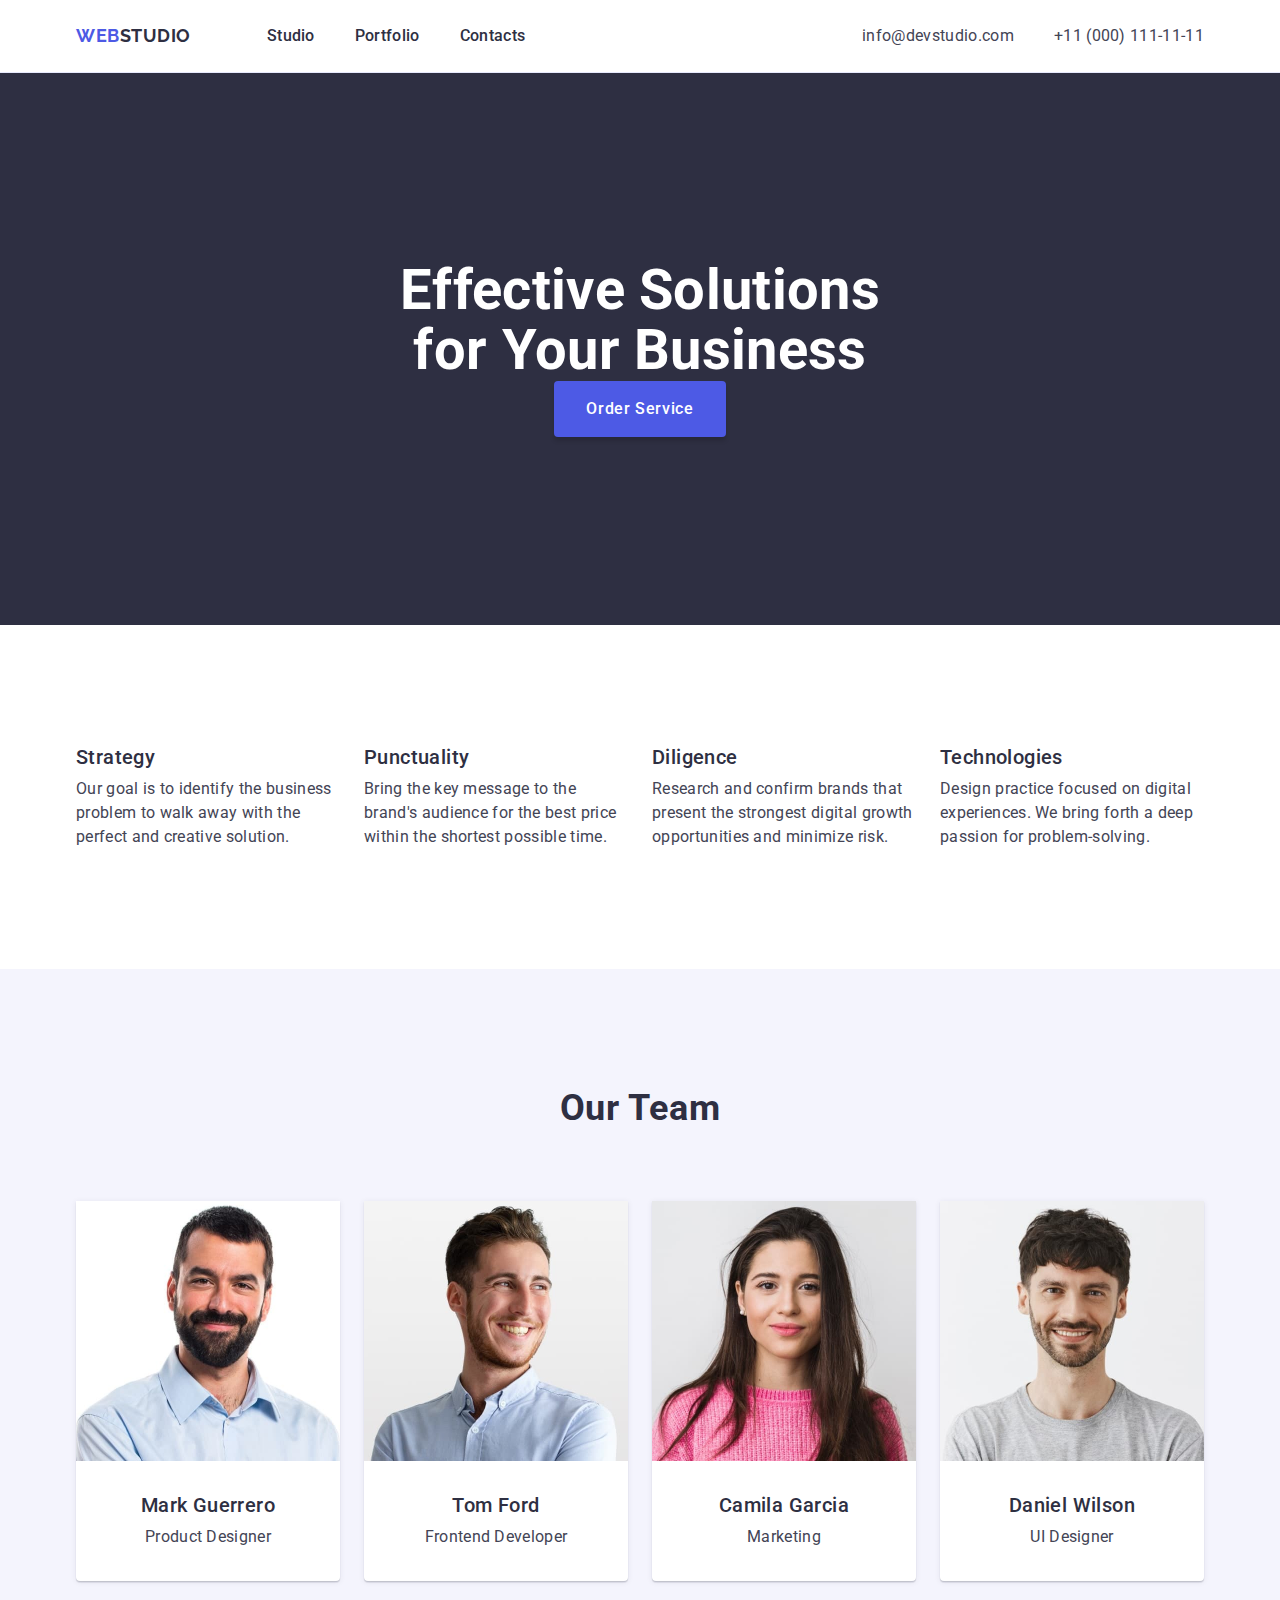
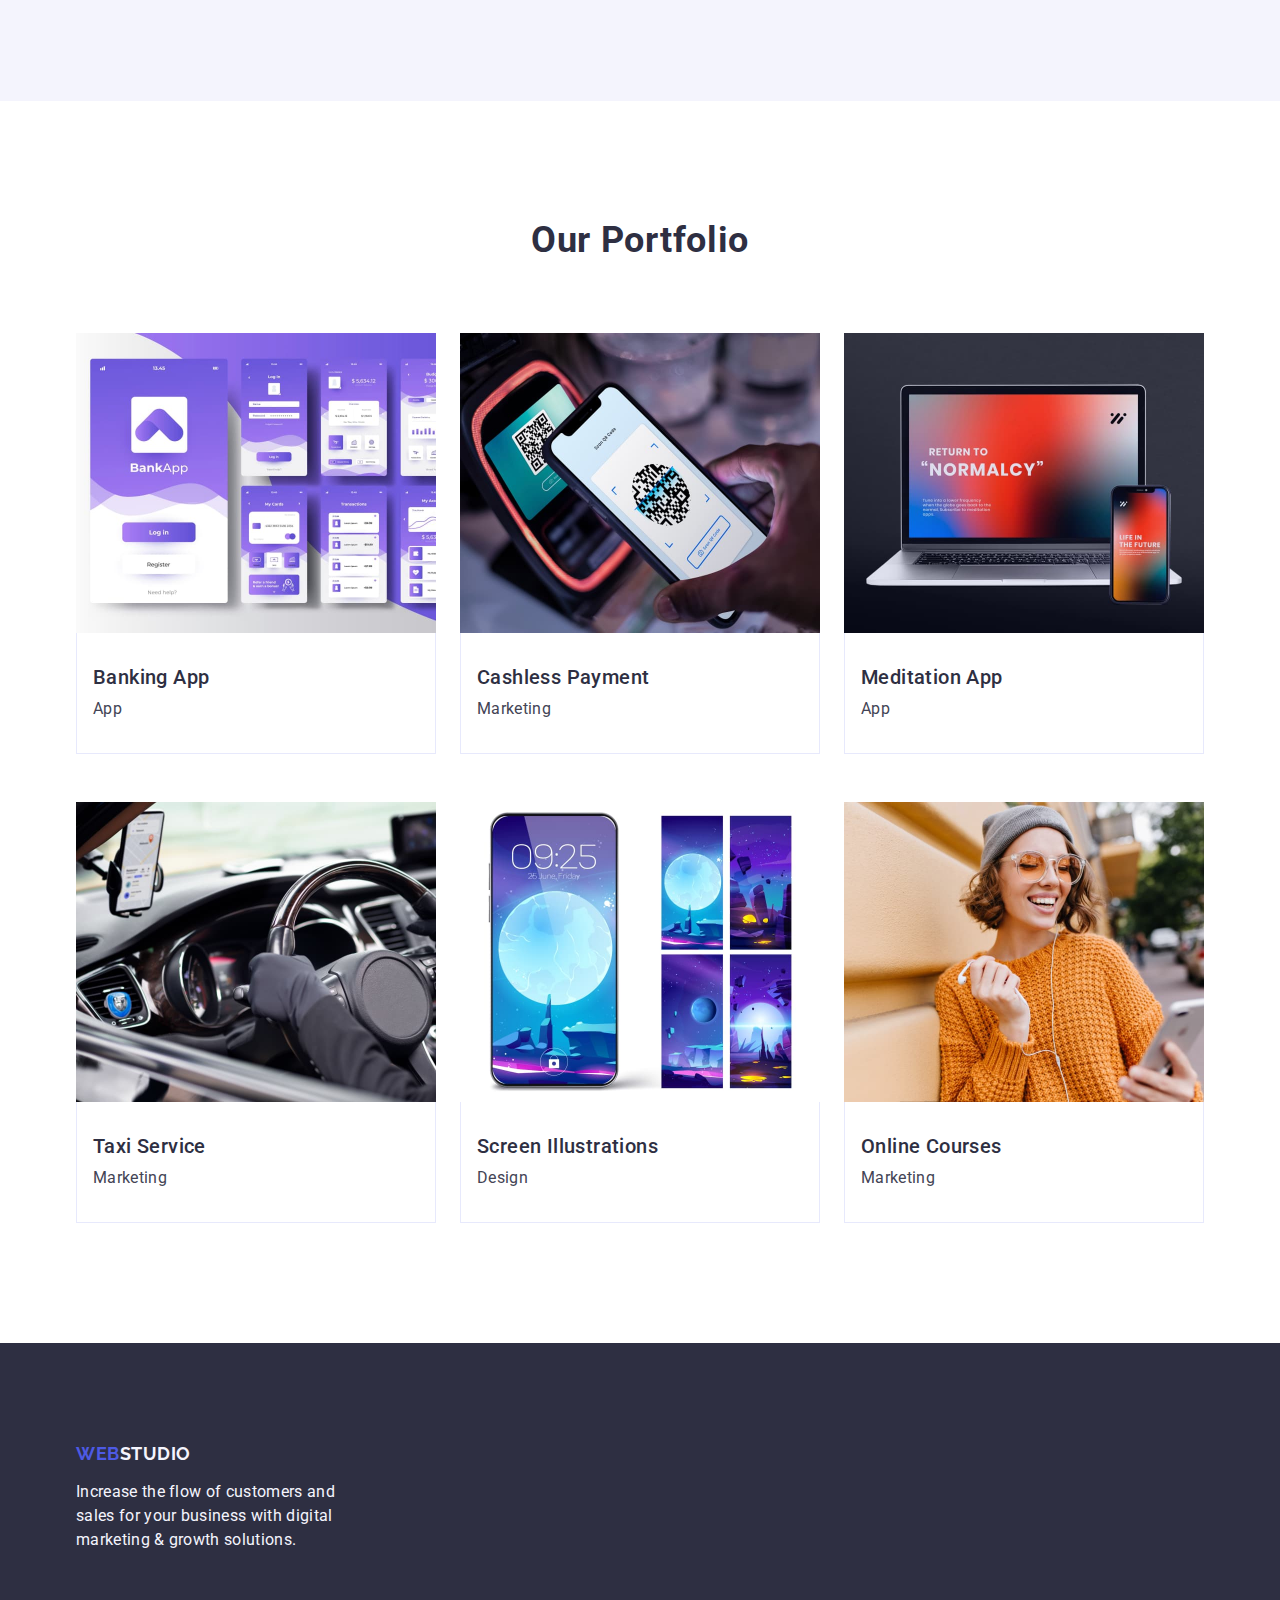
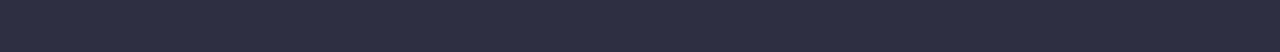
<file: index.html>
<!DOCTYPE HTML>
<html lang="en">

<head>	
	<meta charset="utf-8">
	<meta name="viewport" content="width=device-width, initial-scale=1.0">


	
	<link rel="preconnect" href="https://fonts.googleapis.com">
	<link rel="preconnect" href="https://fonts.gstatic.com" crossorigin>
	<link href="https://fonts.googleapis.com/css2?family=Raleway:wght@700&family=Roboto:wght@400;500;700;900&display=swap" rel="stylesheet">

	<link rel="stylesheet" href="https://cdnjs.cloudflare.com/ajax/libs/modern-normalize/2.0.0/modern-normalize.min.css" integrity="sha512-4xo8blKMVCiXpTaLzQSLSw3KFOVPWhm/TRtuPVc4WG6kUgjH6J03IBuG7JZPkcWMxJ5huwaBpOpnwYElP/m6wg==" crossorigin="anonymous" referrerpolicy="no-referrer" />
	<link rel="stylesheet" href="./css/styles.css">

	<title>Main page</title>
</head>

<body>

	<header class="header" id="header"><div class="container">
		<nav class="nav-menu">
			<a class="logo link" href="./index.html">WEB<span class="span">Studio</span></a>
			<ul class="list">
				<li><a class="link" href="./index.html">Studio</a></li>
				<li><a class="link" href="">Portfolio</a></li>
				<li><a class="link" href="">Contacts</a></li>
			</ul>
		</nav>
		<address class="address">
			<ul class="list">
				<li><a class="link" href="mailto:info@devstudio.com">info@devstudio.com</a></li>
				<li><a class="link" href="tel:+11(000)111-11-11">+11 (000) 111-11-11</a></li>
			</ul>
		</address>
	</div></header>

	<main class="main">
		<section class="section hero-image" id="heroImage"><div class="container">
			<h1 class="useless-class-for-stupid-auto-check">Effective Solutions for Your Business</h1>
			<button type="button" class="button">Order Service</button> 
		</div></section>
		<section class="section features" id="features"><div class="container">
			<h2 class="visually-hidden">Features</h2>
			<ul class="list">
				<li class="feature-item">
					<h3 class="main-feature-header">Strategy</h3>
					<p class="main-feature-text">Our goal is to identify the business problem to walk away with the perfect and creative solution.</p>
				</li>
				<li class="feature-item">
					<h3 class="main-feature-header">Punctuality</h3>
					<p class="main-feature-text">Bring the key message to the brand's audience for the best price within the shortest possible time.</p>
				</li>
				<li class="feature-item">
					<h3 class="main-feature-header">Diligence</h3>
					<p class="main-feature-text">Research and confirm brands that present the strongest digital growth opportunities and minimize risk.</p>
				</li>
				<li class="feature-item">
					<h3 class="main-feature-header">Technologies</h3>
					<p class="main-feature-text">Design practice focused on digital experiences. We bring forth a deep passion for problem-solving.</p>
				</li>
			</ul>
		</div></section>
		<!-- <section class="portfolio">
			<h2 class="header-h2" id="portfolio">What are we doing</h2>
			<ul class="list">
				<li class="list-item"><img src="./images/img1.jpg" alt="Website on PC" width="360"></li>
				<li class="list-item"><img src="./images/img2.jpg" alt="Dialogue in messenger" width="360"></li>
				<li class="list-item"><img src="./images/img3.jpg" alt="Website on smartphone and PC" width="360"></li>
			</ul>
		</section> -->
		<section class="section our-team"><div class="container">
			<h2 class="useless-class" id="contacts">Our Team</h2>
			<ul class="list">
				<li class="team-card">
					<img class="team-card-photo" src="./images/mark_guerrero.jpg" alt="Photo Mark Guerrero" width="264">
					<div class="team-card-description">
						<h3 class="team-card-name">Mark Guerrero</h3>
						<p class="team-card-role">Product Designer</p>
					</div>			
				</li>

				<li class="team-card">
					<img class="team-card-photo" src="./images/tom_ford.jpg" alt="Photo Tom Ford" width="264">
					<div class="team-card-description">
						<h3 class="team-card-name">Tom Ford</h3>
						<p class="team-card-role">Frontend Developer</p>
					</div>
				</li>

				<li class="team-card">
					<img class="team-card-photo" src="./images/camila_garcia.jpg" alt="Photo Camila Garcia" width="264">
					<div class="team-card-description">
						<h3 class="team-card-name">Camila Garcia</h3>
						<p class="team-card-role">Marketing</p>
					</div>
				</li>

				<li class="team-card">
					<img class="team-card-photo" src="./images/daniel_wilson.jpg" alt="Photo Daniel Wilson" width="264">
					<div class="team-card-description">
						<h3 class="team-card-name">Daniel Wilson</h3>
						<p class="team-card-role">UI Designer</p>
					</div>
				</li>
			</ul>
		</div></section>

		<section class="section portfolio"><div class="container">
			<h2 class="useless-class" id="portfolio">Our Portfolio</h2>
			<ul class="project-list">
				<li class="project-card">
					<img class="project-card-image" src="./images/banking_app_interface_concept.jpg" alt="Banking App Interface Concept" width="360">
					<div class="project-card-description">
						<h3 class="project-card-name">Banking App</h3>
						<p class="project-card-type">App</p>
					</div>
				</li>
				<li class="project-card">
					<img class="project-card-image" src="./images/cashless_payment.jpg" alt="Cashless Payment" width="360">
					<div class="project-card-description">
						<h3 class="project-card-name">Cashless Payment</h3>
						<p class="project-card-type">Marketing</p>
					</div>
				</li>
				<li class="project-card">
					<img class="project-card-image" src="./images/meditaion_app.jpg" alt="Meditaion App" width="360">
					<div class="project-card-description">
						<h3 class="project-card-name">Meditation App</h3>
						<p class="project-card-type">App</p>
					</div>
				</li>
				<li class="project-card">
					<img class="project-card-image" src="./images/taxi_service.jpg" alt="Taxi Service" width="360">
					<div class="project-card-description">
						<h3 class="project-card-name">Taxi Service</h3>
						<p class="project-card-type">Marketing</p>
					</div>
				</li>
				<li class="project-card">
					<img class="project-card-image" src="./images/screen_illustrations.jpg" alt="Screen Illustrations" width="360">
					<div class="project-card-description">
						<h3 class="project-card-name">Screen Illustrations</h3>
						<p class="project-card-type">Design</p>
					</div>
				</li>
				<li class="project-card">
					<img class="project-card-image" src="./images/online_courses.jpg" alt="Online Courses" width="360">
					<div class="project-card-description">
						<h3 class="project-card-name">Online Courses</h3>
						<p class="project-card-type">Marketing</p>
					</div>
				</li>
			</ul>
		</div></section>
	</main>

	<footer class="footer" id="footer"><div class="container">
		<a class="logo link" href="./index.html">WEB<span class="span">Studio</span></a>
		<p class="useless-class">Increase the flow of customers and sales for your business with digital marketing & growth solutions.</p>
		<p class="version">v5.12</p>
	</div></footer>

</body>
</html>
</file>
<file: css/styles.css>
*,
*::before,
*::after {
  box-sizing: border-box;
}

:root {
	/*HEX color to variables*/
	--colorNavyBlue: #2E2F42;
	--colorSlate: #434455;
	--colorIris: #4D5AE5;
	--colorOcean: #404BBF;
	--colorGreen: #31D0AA;
	--colorLightSlate: #8E8F99;
	--colorCornflower: #E7E9FC;
	--colorCloud: #F4F4FD;
	--colorNavyBlueModal: #2E2F4265; /* #2E2F42 40% */
	--colorGrey: #2E2F42b2; /* #2E2F42 70% */

	/*color definition*/
	--headersColor: var(--colorNavyBlue);
	--textColor: var(--colorSlate);
	--backgroundColorHeader: var(--colorCornflower);
	--backgroundColorDark: var(--colorNavyBlue);
	--backgroundColorLight: var(--colorCloud);
	--backgroundColorWhite: #fff;
	--buttonColor: var(--colorIris);
	--logoColor: var(--colorIris);
	--pressedStateColor: var(--colorOcean);
	--heroTextColor: #fff;
	--footerLinkColor: var(--colorCloud);
	--footerTextColor: var(--colorCloud);
}

h1, h2, h3, h4, h5, h6, p {
	margin-top: 0;
	margin-bottom: 0;
}
ul, ol {
	margin-top: 0;
	margin-bottom: 0;
	padding-left: 0;
	list-style: none;
}
img {
	display: block;
	max-width: 100%;
}

body {
	margin: 0;
	font-family: 'Roboto', sans-serif;
	color: var(--colorSlate);
	background-color: var(--backgroundColorWhite);
	/*max-width: 1440px;*/
}

.container { 
	max-width: 1158px;
	margin-left: auto;
	margin-right: auto;
	padding: 0 15px;
}

.visually-hidden {
	position: absolute;
	clip-path: inset(100%);
	clip: rect(0 0 0 0);
	width: 1px;
	height: 1px;
	margin: -1px;
	border: 0;
	padding: 0;
	white-space: nowrap;
	overflow: hidden;
}

.list {list-style: none}

.section {
	padding: 120px 0;
}

.header {
	border-bottom: 1px solid var(--colorCornflower);
	background-color: var(--backgroundColorWhite);
}

.header .container {
	display: flex;
	justify-content: space-between;
	align-items: center;
}

.header nav {
	display: flex;
	align-items: center;
}

.header address,
.header ul {
	display: flex;
	gap: 40px;
}

.header .link {
	text-decoration: none;
	color: var(--headersColor);
	font-size: 16px;
	line-height: 1.5;
	font-weight: 500;
	letter-spacing: 0.02em;
	display: block;
}

.header .list .link {padding: 24px 0;}

.header address .link {
	color: var(--textColor);
	font-weight: 400;
}

.footer {
	color: var(--footerTextColor);
	background-color: var(--backgroundColorDark);
	padding: 100px 0;
}

.footer .logo {
	display: inline-block;
	margin-bottom: 16px;
}

.logo.link {
	font-family: 'Raleway', sans-serif;
	font-weight: 700;
	font-size: 18px;
	line-height: 1.17; /* identical to box height, or 133% */
	letter-spacing: 0.03em;
	text-decoration: none;
	text-transform: uppercase;
	color: var(--logoColor);
	margin-right: 76px;
}

.header span {
	color: var(--headersColor);
}
.footer span {
	color: var(--footerLinkColor);
}

.address {
	font-style: normal;
}

.main {

}

.hero-image .container {
	display: flex;
	flex-direction: column;
	align-items: center;
}

.button {
	font-family: 'Roboto', sans-serif;
	font-style: normal;
	font-weight: 500;
	font-size: 16px;
	line-height: 1.5; /* identical to box height, or 150% */

	text-align: center;
	letter-spacing: 0.04em;
	cursor: pointer;
}

.hero-image {
	color: var(--heroTextColor);
	background-color: var(--backgroundColorDark);
	/*line-height: 1.07;*/
	text-align: center;
	letter-spacing: 0.02em;
	padding: 188px 0;
}
.hero-image h1 {
	font-size: 56px;
	line-height: 1.07;
	max-width: 496px;
}
.hero-image .button {
	color: var(--heroTextColor);
	background-color: var(--buttonColor);
	font-family: 'Roboto', sans-serif;
	font-weight: 500;
	font-size: 16px;
	line-height: 1.5;
	padding: 16px 32px;
	min-width: 169px;
	height: 56px;
	border: none;
	box-shadow: 0px 4px 4px rgba(0, 0, 0, 0.15);
	border-radius: 4px;
	letter-spacing: 0.04em;	
	text-transform: capitalize
}

.features .list {
	display: flex;
	justify-content: space-between;
	gap: 24px;
}

.feature-item {
	flex-basis: calc((100% - 72px) / 4);
}

.features h3,
.our-team h3,
.project-list h3 {
	color: var(--headersColor);
	font-weight: 500;
	font-size: 20px;
	line-height: 1.2;
	letter-spacing: 0.02em;
	margin-bottom: 8px;
}
.features p,
.our-team p,
.project-list p,
.footer p {
	font-size: 16px;
	line-height: 1.5;
	letter-spacing: 0.02em;
}
.footer p {max-width: 264px;}

.portfolio {
	background-color: var(--backgroundColorWhite);
	gap: 24px;
}


.portfolio h2,
.our-team h2 {
	color: var(--headersColor);
	font-size: 36px;
	line-height: 1.11;
	text-transform: capitalize;
	text-align: center;
	letter-spacing: 0.02em;
	font-weight: 700;
	margin-bottom: 72px;
}

.our-team {
	background-color: var(--backgroundColorLight);
	text-align: center;
}

.our-team .list {
	display: flex;
	justify-content: space-between;
	gap: 24px;
}

.our-team .team-card {
	background-color: var(--backgroundColorWhite);
	flex-basis: calc((100% - 72px) / 4));
	box-shadow: 0px 1px 6px rgba(46, 47, 66, 0.08), 0px 1px 1px rgba(46, 47, 66, 0.16), 0px 2px 1px rgba(46, 47, 66, 0.08);
	border-radius: 0px 0px 4px 4px;
}

.team-card-description {
	padding: 32px 0;

}

.team-card-name {
	font-weight: 500;
	font-size: 20px;
	line-height: 1.2;
	letter-spacing: 0.02em;
	color: var(--headersColor);
	text-align: center;
	margin-bottom: 8px;
}

.team-card-role {
	font-size: 16px;
	line-height: 1.5;
	letter-spacing: 0.02em;
	color: var(--textColor);
	text-align: center;
}

.portfolio .project-list {
	display: flex;
	flex-wrap: wrap;
	column-gap: 24px;
	row-gap: 48px;
}

.project-card {
	width: calc((100% - 48px) / 3);
}

.project-card-description {
	padding: 32px 16px;
	border: 1px solid var(--colorCornflower);
	border-top: none;
}

.header .link:hover,
.header .link:focus {
	color: var(--pressedStateColor);
}

.button:hover,
.button:focus {
	color: var(--heroTextColor);
	background-color: var(--pressedStateColor);
}

.version {display: none}
</file>
